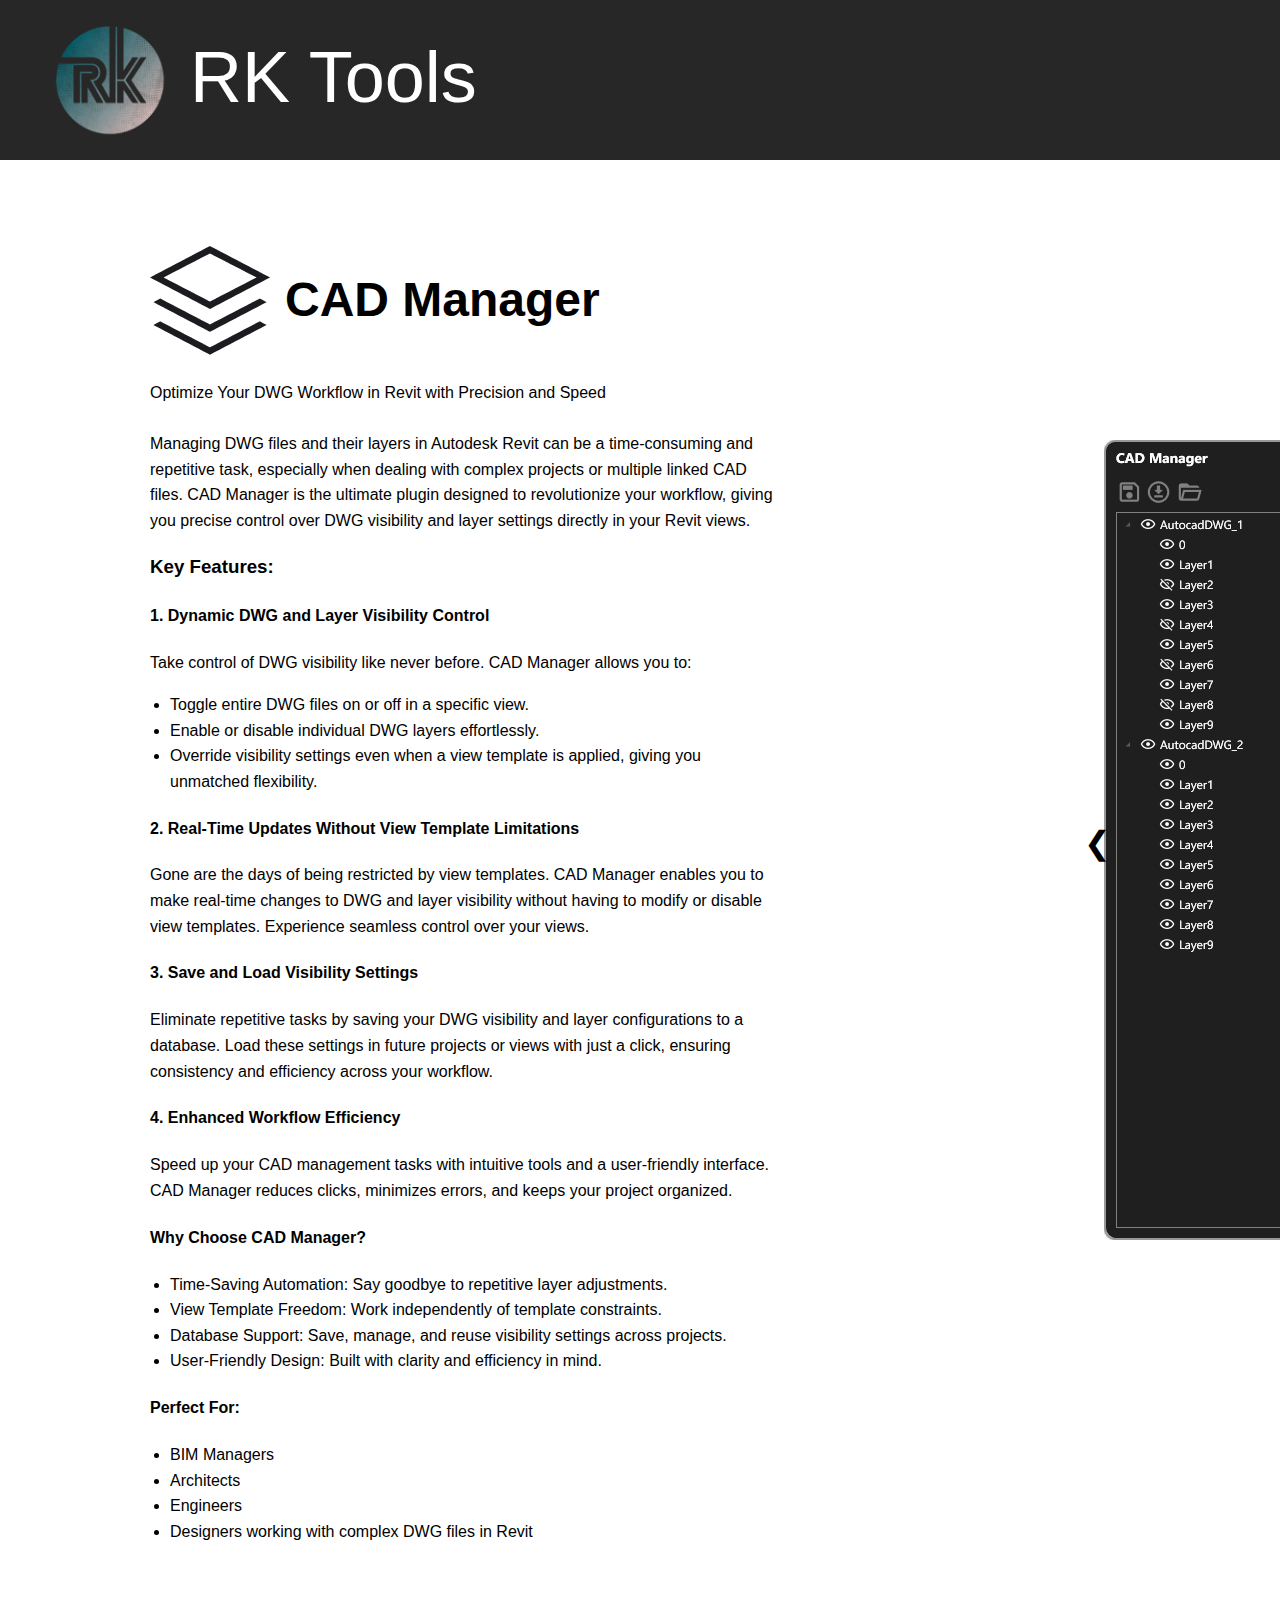
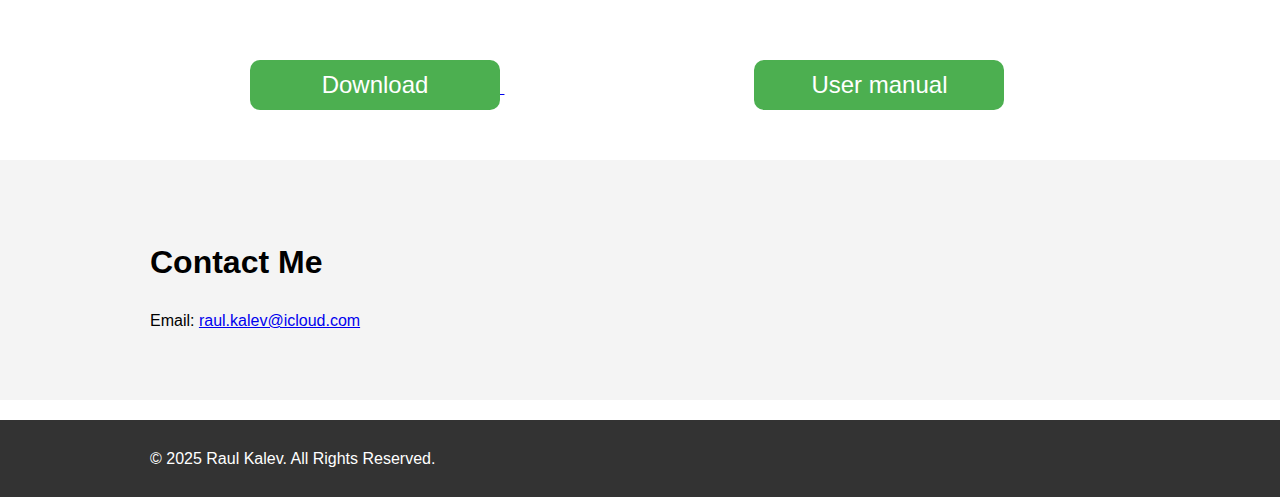
<file: index.html>
<!DOCTYPE html>
<html lang="en">
    <head>
        <meta charset="UTF-8">
        <meta name="viewport" content="width=device-width, initial-scale=1.0">
        <title>RK Tools</title>
        <link rel="stylesheet" href="css/style.css">
    </head>
    <body>
        <!-- Header Section -->
        <header>
            <meta name="description" content="RK Tools: A suite of plugins for optimizing workflows in Revit, including DWG file management and layer visibility control.">
            <div class="header">
                <img src="Resources/LogoRK.png" alt="RK Tools Logo" class="big-icon">
                <h1>RK Tools</h1>
            </div>
        </header>

        <!-- About Section -->
        <section id="CAD Manager">
            <div class="container">
                <div class="content-wrapper">
                    <div class="text-content">
                        <div class="title-with-icon">
                            <img src="Resources/CADManager.png" alt="CAD Icon"
                                class="big-icon">
                            <h2>CAD Manager</h2>
                        </div>

                        <p><b>Optimize Your DWG Workflow in Revit with Precision
                                and
                                Speed</b><br><br>
                            Managing DWG files and their layers in Autodesk
                            Revit
                            can be a time-consuming and repetitive task,
                            especially
                            when dealing with complex projects or multiple
                            linked
                            CAD files. CAD Manager is the ultimate plugin
                            designed
                            to revolutionize your workflow, giving you precise
                            control over DWG visibility and layer settings
                            directly
                            in your Revit views.<br>
                            <h3>Key Features:</h3>
                            <h4>1. Dynamic DWG and Layer Visibility Control</h4>
                            Take control of DWG visibility like never before.
                            CAD
                            Manager allows you to:<br>
                            <ul>
                                <li>
                                    Toggle entire DWG files on or off in a specific
                                    view.
                                </li>
                                <li>
                                    Enable or disable individual DWG layers
                                    effortlessly.
                                </li>
                                <li>
                                    Override visibility settings even when a view
                                    template
                                    is applied, giving you unmatched flexibility.
                                </li>
                            </ul>
                            <h4>2. Real-Time Updates Without View Template
                                Limitations</h4>
                            Gone are the days of being restricted by view
                            templates.
                            CAD Manager enables you to make real-time changes to
                            DWG
                            and layer visibility without having to modify or
                            disable
                            view templates. Experience seamless control over
                            your
                            views.<br>
                            <h4>3. Save and Load Visibility Settings</h4>
                            Eliminate repetitive tasks by saving your DWG
                            visibility
                            and layer configurations to a database. Load these
                            settings in future projects or views with just a
                            click,
                            ensuring consistency and efficiency across your
                            workflow.<br>
                            <h4>4. Enhanced Workflow Efficiency</h4>
                            Speed up your CAD management tasks with intuitive
                            tools
                            and a user-friendly interface. CAD Manager reduces
                            clicks, minimizes errors, and keeps your project
                            organized.<br>
                            <h4>Why Choose CAD Manager?</h4>
                            <ul>
                                <li><b>Time-Saving Automation:</b> Say goodbye
                                    to
                                    repetitive layer adjustments.</li>
                                <li><b>View Template Freedom:</b> Work
                                    independently
                                    of template constraints.</li>
                                <li><b>Database Support:</b> Save, manage, and
                                    reuse
                                    visibility settings across projects.</li>
                                <li><b>User-Friendly Design:</b> Built with
                                    clarity
                                    and efficiency in mind.</li>
                            </ul>
                            <h4>Perfect For:</h4>
                            <ul>
                                <li>BIM Managers</li>
                                <li>Architects</li>
                                <li>Engineers</li>
                                <li>Designers working with complex DWG files in
                                    Revit</li>
                            </ul>
                        </div>
                        
                        <!-- Image Gallery -->
                        <div class="gallery-container">
                            <input type="radio" name="gallery" id="img1"
                                checked>
                            <input type="radio" name="gallery" id="img2">

                            <div class="gallery">
                                <div class="gallery-image">
                                    <img src="Resources/Image 1.png"
                                        alt="Image 1">
                                </div>
                                <div class="gallery-image">
                                    <img src="Resources/Image 2.png"
                                        alt="Image 2">
                                </div>
                            </div>

                            <div class="arrows">
                                <label for="img2"
                                    class="arrow left-arrow">&#10094;</label>
                                <label for="img1"
                                    class="arrow right-arrow">&#10095;</label>
                            </div>
                            <!-- Gallery Image with download button -->


                        </div>
                    </div>
                </div>
                <div class="butttons1">
                    <a href="https://raw.githubusercontent.com/RaulKalev/RK-Tools/main/CAD_Manager_1.1.0.zip" 
                    download="CAD_Manager_1.1.0.zip" title="Download CAD Manager Plugin">
                    <button class="button download1">Download</button>
                 </a>               
                 <button class="button manual1">User manual</button>              
                </div>
            </section>

        </section>
        <!-- Contact Section -->
        <section id="contact">
            <div class="container">
                <h2>Contact Me</h2>
                <p>Email: <a
                        href="mailto:raul.kalev@icloud.com">raul.kalev@icloud.com</a></p>
            </div>
        </section>

        <!-- Footer -->
        <footer>
            <div class="container">
                <p>&copy; 2025 Raul Kalev. All Rights Reserved.</p>
            </div>
        </footer>
    </body>
</html>
</file>
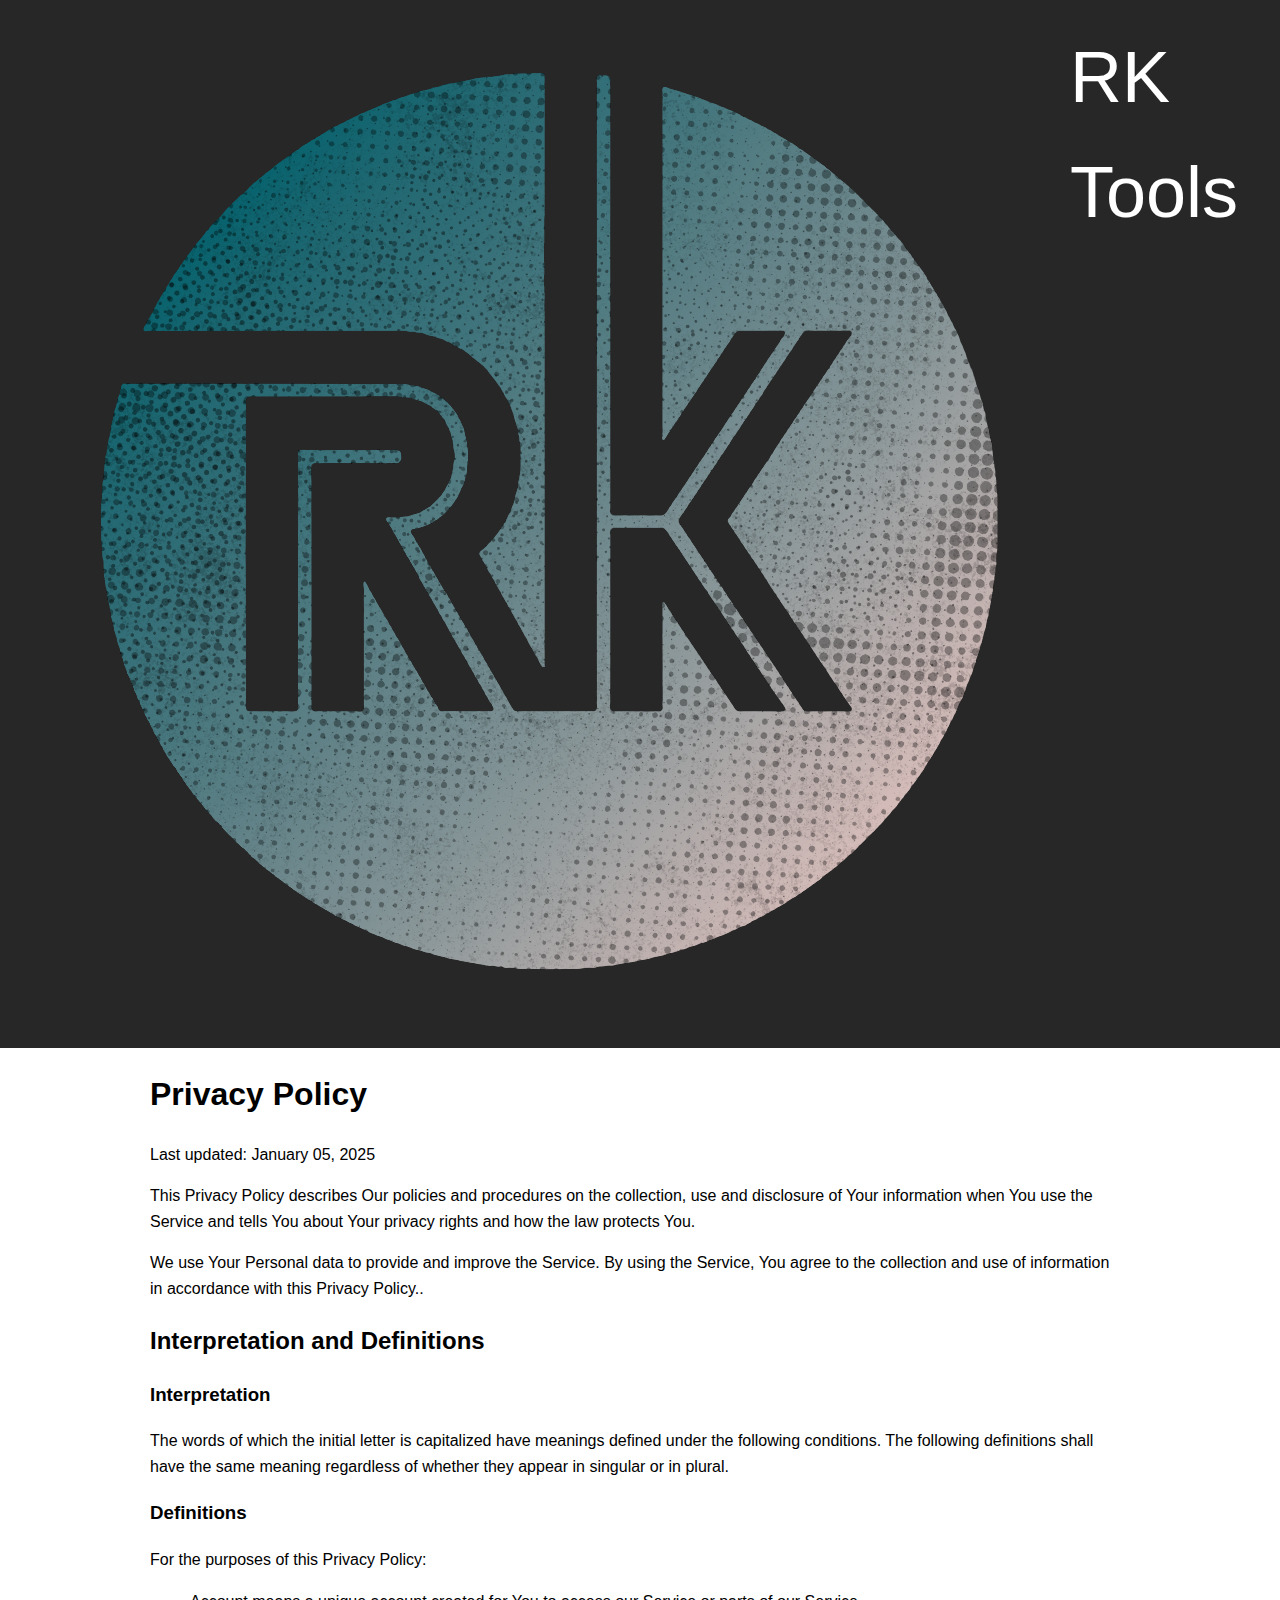
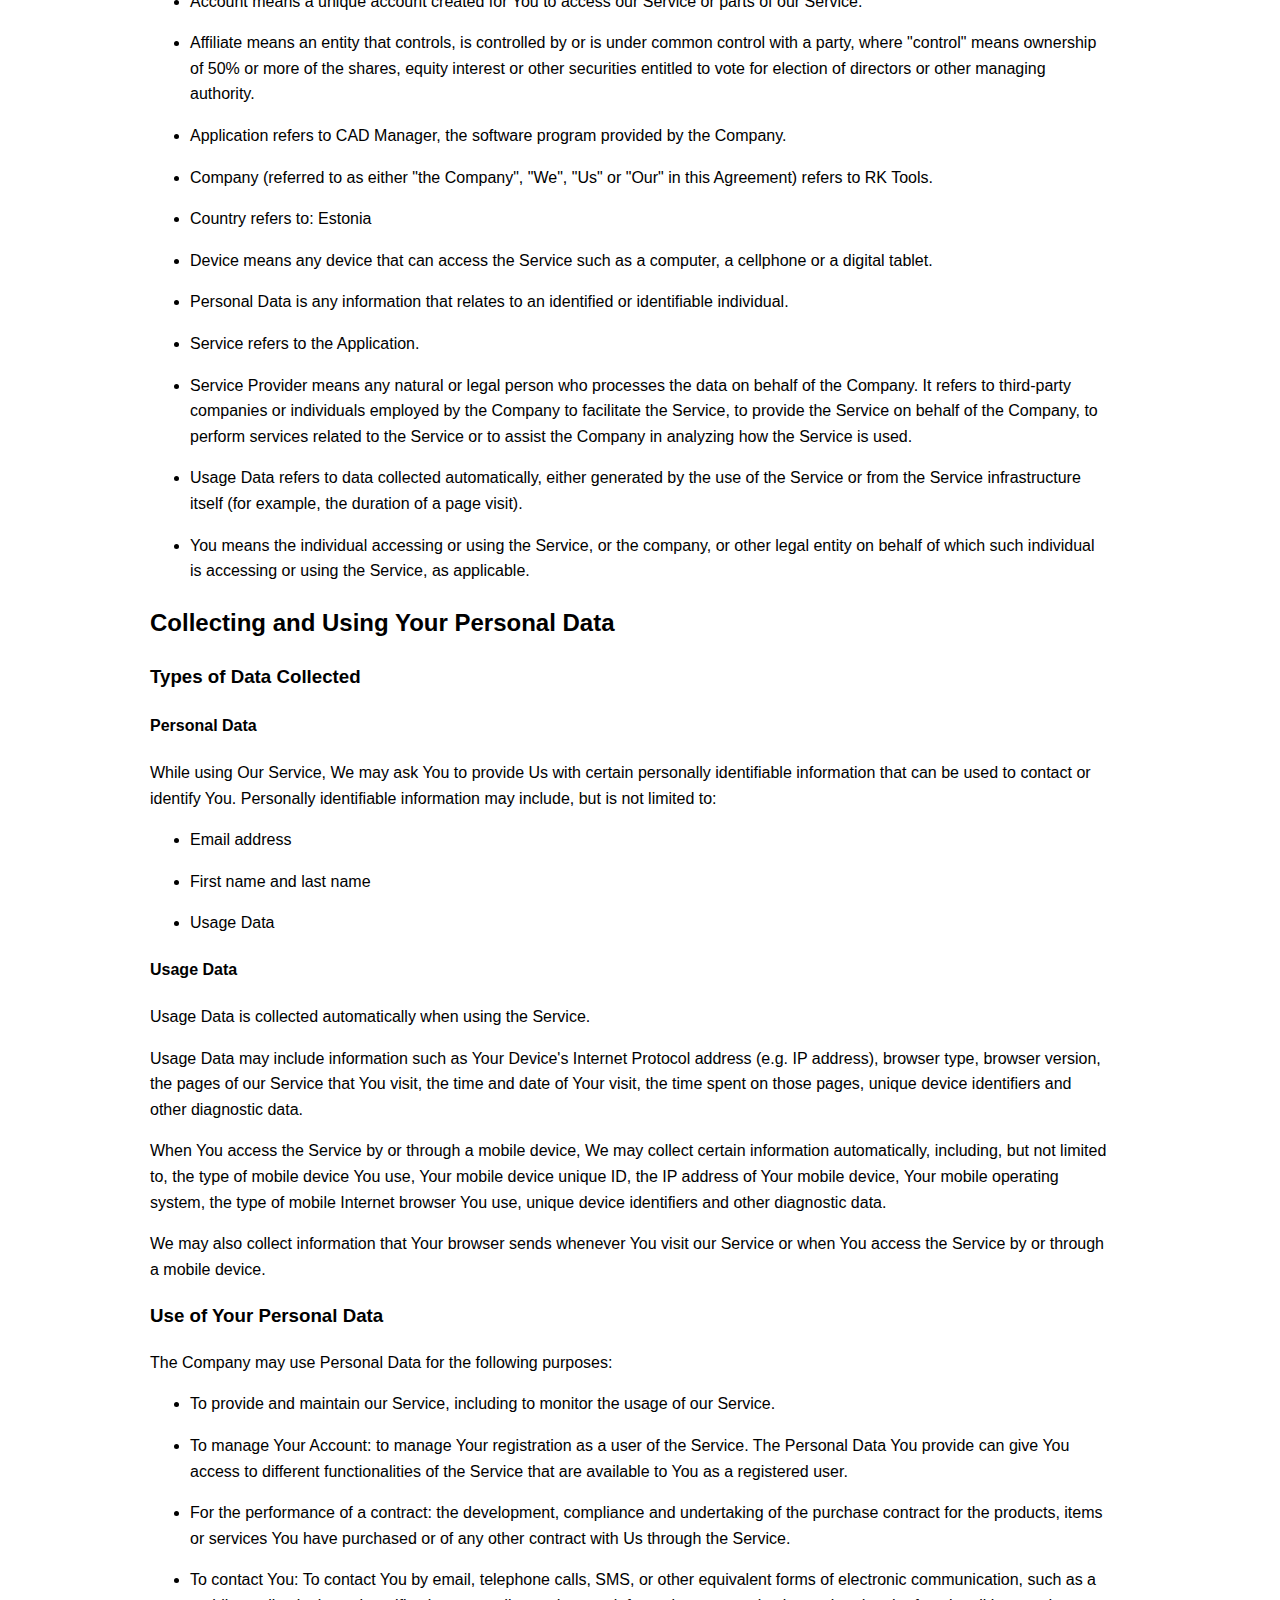
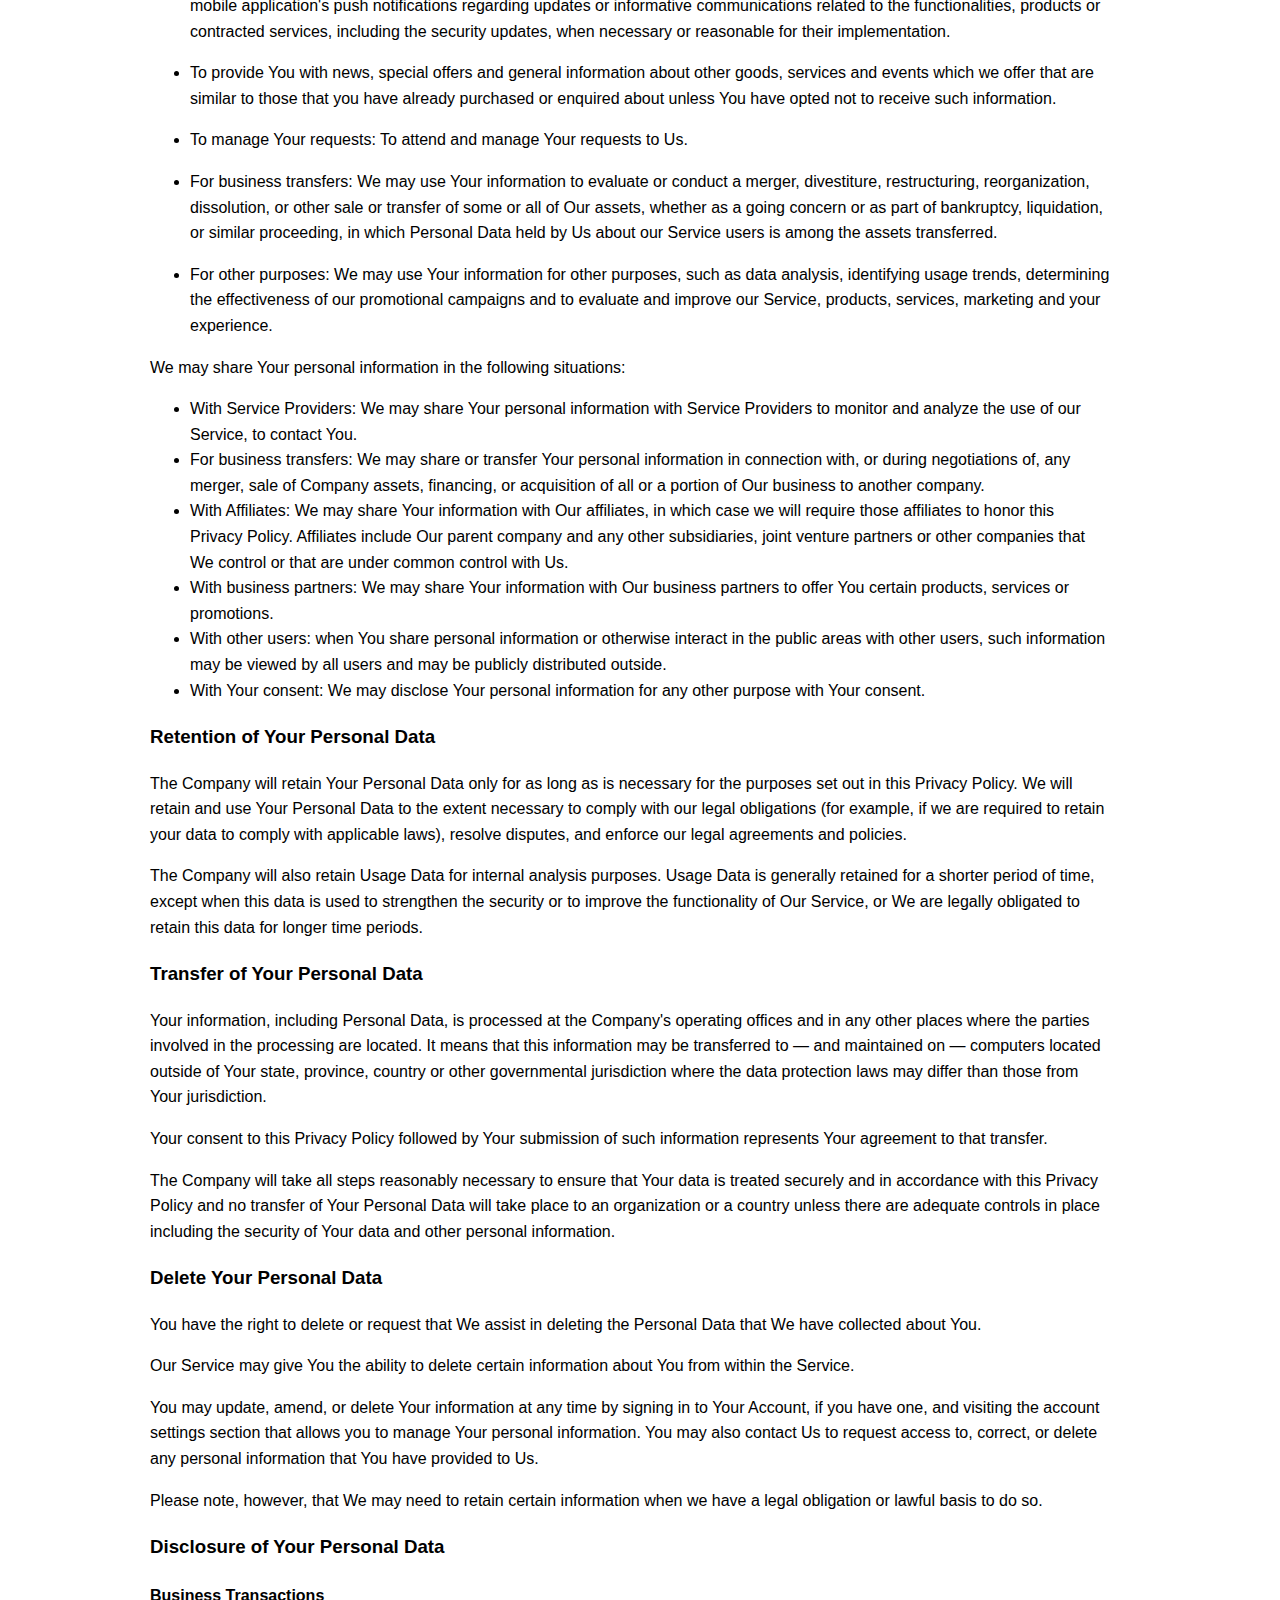
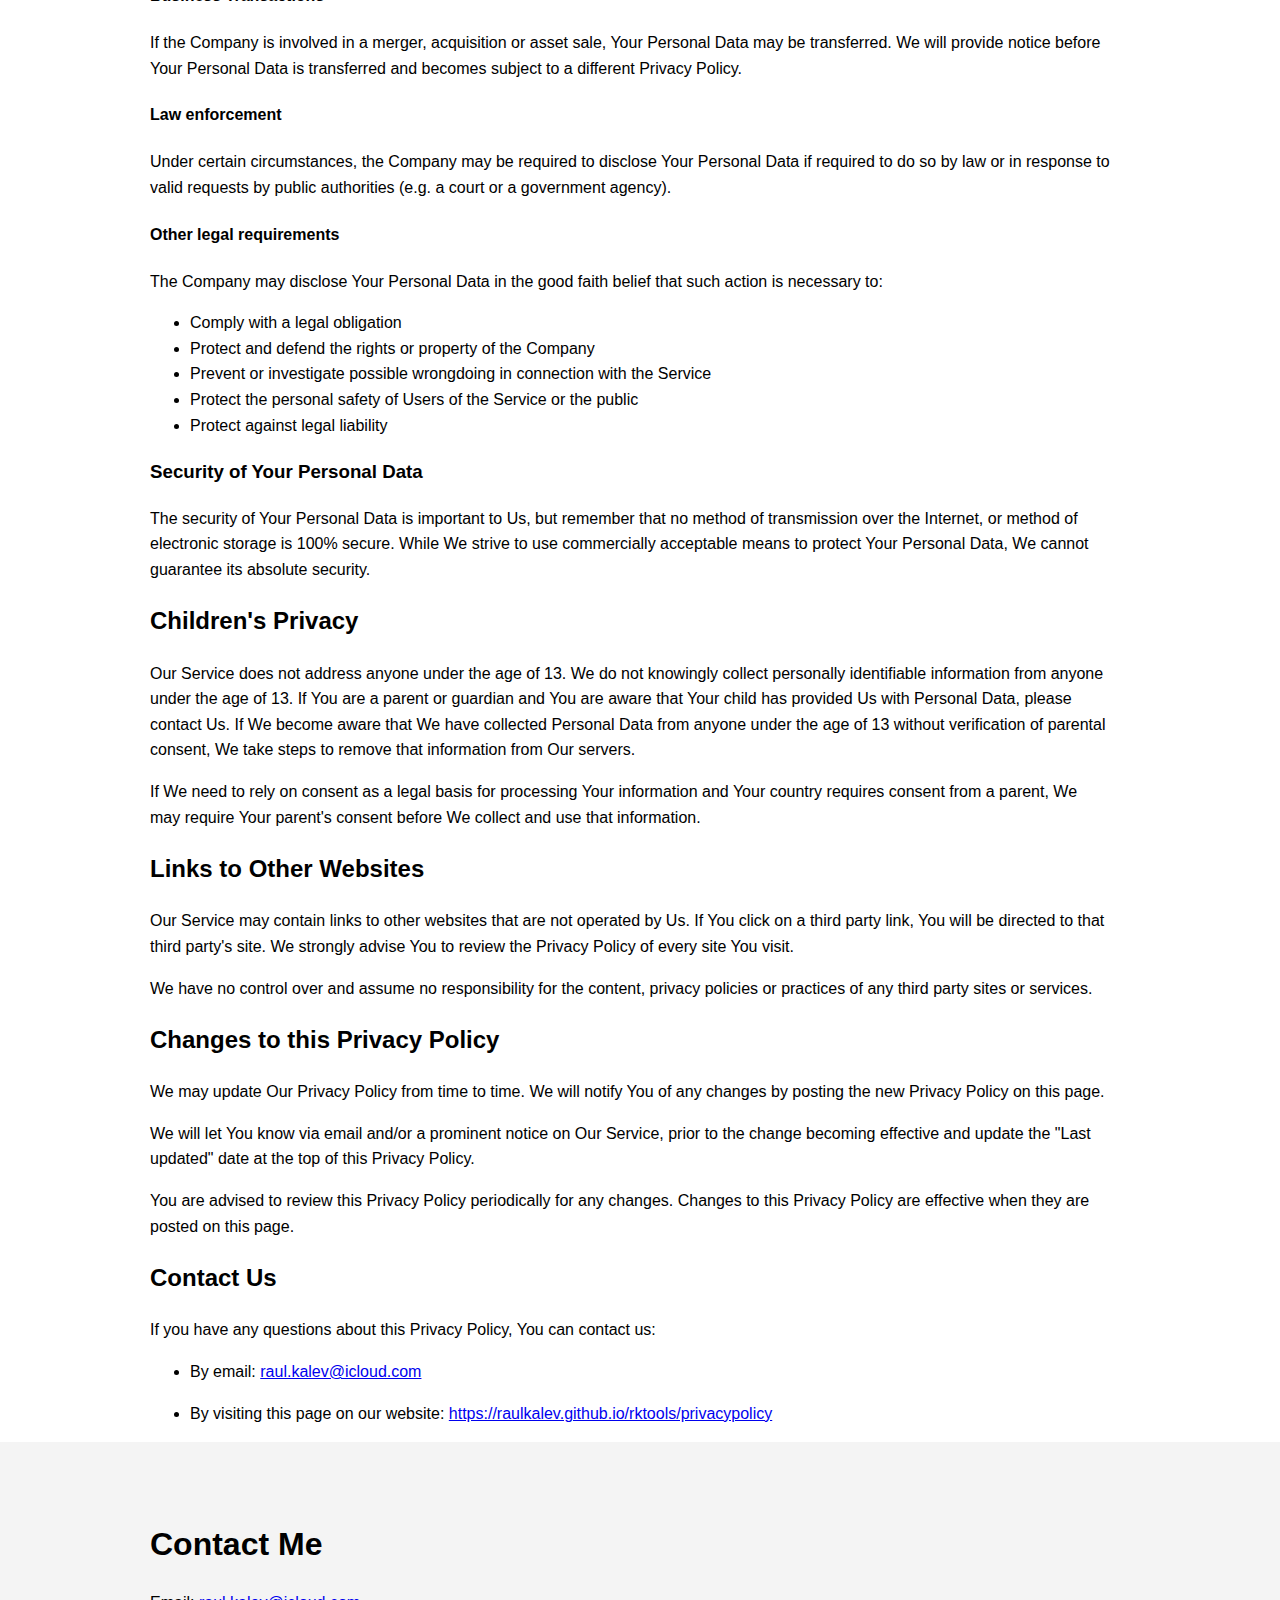
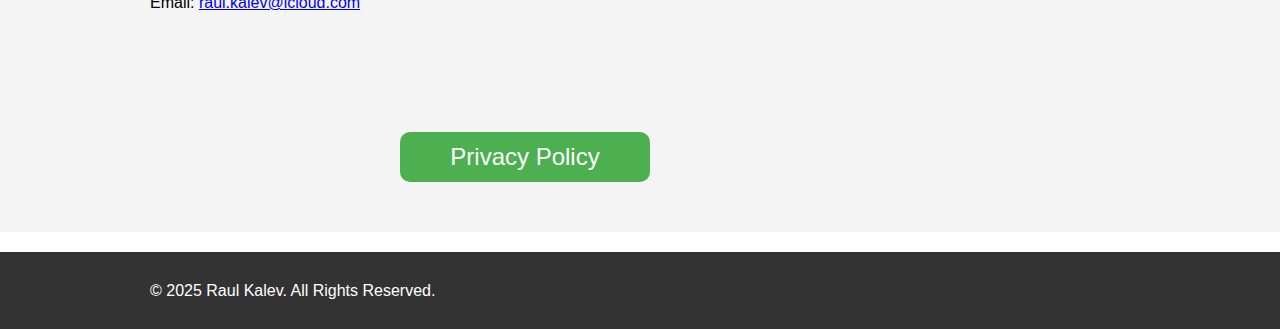
<file: privacypolicy.html>
<!DOCTYPE html>
<html lang="en">
    <head>
        <meta charset="UTF-8">
        <meta name="viewport" content="width=device-width, initial-scale=1.0">
        <meta name="description"
            content="RK Tools: A suite of plugins for optimizing workflows in Revit, including DWG file management and layer visibility control.">
        <title>RK Tools</title>
        <link rel="stylesheet" href="css/style.css">
        <link rel="icon" type="image/png" href="Resources/LogoRK.png">
        <!-- Optional Apple Touch Icon for mobile devices -->
        <link rel="apple-touch-icon" sizes="180x180" href="Resources/LogoRK.png">
    </head>
    
    <body>
        <!-- Header Section -->
        <header>
            <div class="header">
                <a href="https://raulkalev.github.io/rktools">
                    <img src="Resources/LogoRK.png" alt="RK Tools Logo"
                        class="header-icon">
                </a>
                <h1>RK Tools</h1>
            </div>
        </header>
        <div class="container">

            
            <div class="tab-content translations-content-item en visible" id="en">
                <h1>Privacy Policy</h1>
<p>Last updated: January 05, 2025</p>
<p>This Privacy Policy describes Our policies and procedures on the collection, use and disclosure of Your information when You use the Service and tells You about Your privacy rights and how the law protects You.</p>
<p>We use Your Personal data to provide and improve the Service. By using the Service, You agree to the collection and use of information in accordance with this Privacy Policy.</a>.</p>
<h2>Interpretation and Definitions</h2>
<h3>Interpretation</h3>
<p>The words of which the initial letter is capitalized have meanings defined under the following conditions. The following definitions shall have the same meaning regardless of whether they appear in singular or in plural.</p>
<h3>Definitions</h3>
<p>For the purposes of this Privacy Policy:</p>
<ul>
<li>
<p><strong>Account</strong> means a unique account created for You to access our Service or parts of our Service.</p>
</li>
<li>
<p><strong>Affiliate</strong> means an entity that controls, is controlled by or is under common control with a party, where &quot;control&quot; means ownership of 50% or more of the shares, equity interest or other securities entitled to vote for election of directors or other managing authority.</p>
</li>
<li>
<p><strong>Application</strong> refers to CAD Manager, the software program provided by the Company.</p>
</li>
<li>
<p><strong>Company</strong> (referred to as either &quot;the Company&quot;, &quot;We&quot;, &quot;Us&quot; or &quot;Our&quot; in this Agreement) refers to RK Tools.</p>
</li>
<li>
<p><strong>Country</strong> refers to:  Estonia</p>
</li>
<li>
<p><strong>Device</strong> means any device that can access the Service such as a computer, a cellphone or a digital tablet.</p>
</li>
<li>
<p><strong>Personal Data</strong> is any information that relates to an identified or identifiable individual.</p>
</li>
<li>
<p><strong>Service</strong> refers to the Application.</p>
</li>
<li>
<p><strong>Service Provider</strong> means any natural or legal person who processes the data on behalf of the Company. It refers to third-party companies or individuals employed by the Company to facilitate the Service, to provide the Service on behalf of the Company, to perform services related to the Service or to assist the Company in analyzing how the Service is used.</p>
</li>
<li>
<p><strong>Usage Data</strong> refers to data collected automatically, either generated by the use of the Service or from the Service infrastructure itself (for example, the duration of a page visit).</p>
</li>
<li>
<p><strong>You</strong> means the individual accessing or using the Service, or the company, or other legal entity on behalf of which such individual is accessing or using the Service, as applicable.</p>
</li>
</ul>
<h2>Collecting and Using Your Personal Data</h2>
<h3>Types of Data Collected</h3>
<h4>Personal Data</h4>
<p>While using Our Service, We may ask You to provide Us with certain personally identifiable information that can be used to contact or identify You. Personally identifiable information may include, but is not limited to:</p>
<ul>
<li>
<p>Email address</p>
</li>
<li>
<p>First name and last name</p>
</li>
<li>
<p>Usage Data</p>
</li>
</ul>
<h4>Usage Data</h4>
<p>Usage Data is collected automatically when using the Service.</p>
<p>Usage Data may include information such as Your Device's Internet Protocol address (e.g. IP address), browser type, browser version, the pages of our Service that You visit, the time and date of Your visit, the time spent on those pages, unique device identifiers and other diagnostic data.</p>
<p>When You access the Service by or through a mobile device, We may collect certain information automatically, including, but not limited to, the type of mobile device You use, Your mobile device unique ID, the IP address of Your mobile device, Your mobile operating system, the type of mobile Internet browser You use, unique device identifiers and other diagnostic data.</p>
<p>We may also collect information that Your browser sends whenever You visit our Service or when You access the Service by or through a mobile device.</p>
<h3>Use of Your Personal Data</h3>
<p>The Company may use Personal Data for the following purposes:</p>
<ul>
<li>
<p><strong>To provide and maintain our Service</strong>, including to monitor the usage of our Service.</p>
</li>
<li>
<p><strong>To manage Your Account:</strong> to manage Your registration as a user of the Service. The Personal Data You provide can give You access to different functionalities of the Service that are available to You as a registered user.</p>
</li>
<li>
<p><strong>For the performance of a contract:</strong> the development, compliance and undertaking of the purchase contract for the products, items or services You have purchased or of any other contract with Us through the Service.</p>
</li>
<li>
<p><strong>To contact You:</strong> To contact You by email, telephone calls, SMS, or other equivalent forms of electronic communication, such as a mobile application's push notifications regarding updates or informative communications related to the functionalities, products or contracted services, including the security updates, when necessary or reasonable for their implementation.</p>
</li>
<li>
<p><strong>To provide You</strong> with news, special offers and general information about other goods, services and events which we offer that are similar to those that you have already purchased or enquired about unless You have opted not to receive such information.</p>
</li>
<li>
<p><strong>To manage Your requests:</strong> To attend and manage Your requests to Us.</p>
</li>
<li>
<p><strong>For business transfers:</strong> We may use Your information to evaluate or conduct a merger, divestiture, restructuring, reorganization, dissolution, or other sale or transfer of some or all of Our assets, whether as a going concern or as part of bankruptcy, liquidation, or similar proceeding, in which Personal Data held by Us about our Service users is among the assets transferred.</p>
</li>
<li>
<p><strong>For other purposes</strong>: We may use Your information for other purposes, such as data analysis, identifying usage trends, determining the effectiveness of our promotional campaigns and to evaluate and improve our Service, products, services, marketing and your experience.</p>
</li>
</ul>
<p>We may share Your personal information in the following situations:</p>
<ul>
<li><strong>With Service Providers:</strong> We may share Your personal information with Service Providers to monitor and analyze the use of our Service,  to contact You.</li>
<li><strong>For business transfers:</strong> We may share or transfer Your personal information in connection with, or during negotiations of, any merger, sale of Company assets, financing, or acquisition of all or a portion of Our business to another company.</li>
<li><strong>With Affiliates:</strong> We may share Your information with Our affiliates, in which case we will require those affiliates to honor this Privacy Policy. Affiliates include Our parent company and any other subsidiaries, joint venture partners or other companies that We control or that are under common control with Us.</li>
<li><strong>With business partners:</strong> We may share Your information with Our business partners to offer You certain products, services or promotions.</li>
<li><strong>With other users:</strong> when You share personal information or otherwise interact in the public areas with other users, such information may be viewed by all users and may be publicly distributed outside.</li>
<li><strong>With Your consent</strong>: We may disclose Your personal information for any other purpose with Your consent.</li>
</ul>
<h3>Retention of Your Personal Data</h3>
<p>The Company will retain Your Personal Data only for as long as is necessary for the purposes set out in this Privacy Policy. We will retain and use Your Personal Data to the extent necessary to comply with our legal obligations (for example, if we are required to retain your data to comply with applicable laws), resolve disputes, and enforce our legal agreements and policies.</p>
<p>The Company will also retain Usage Data for internal analysis purposes. Usage Data is generally retained for a shorter period of time, except when this data is used to strengthen the security or to improve the functionality of Our Service, or We are legally obligated to retain this data for longer time periods.</p>
<h3>Transfer of Your Personal Data</h3>
<p>Your information, including Personal Data, is processed at the Company's operating offices and in any other places where the parties involved in the processing are located. It means that this information may be transferred to — and maintained on — computers located outside of Your state, province, country or other governmental jurisdiction where the data protection laws may differ than those from Your jurisdiction.</p>
<p>Your consent to this Privacy Policy followed by Your submission of such information represents Your agreement to that transfer.</p>
<p>The Company will take all steps reasonably necessary to ensure that Your data is treated securely and in accordance with this Privacy Policy and no transfer of Your Personal Data will take place to an organization or a country unless there are adequate controls in place including the security of Your data and other personal information.</p>
<h3>Delete Your Personal Data</h3>
<p>You have the right to delete or request that We assist in deleting the Personal Data that We have collected about You.</p>
<p>Our Service may give You the ability to delete certain information about You from within the Service.</p>
<p>You may update, amend, or delete Your information at any time by signing in to Your Account, if you have one, and visiting the account settings section that allows you to manage Your personal information. You may also contact Us to request access to, correct, or delete any personal information that You have provided to Us.</p>
<p>Please note, however, that We may need to retain certain information when we have a legal obligation or lawful basis to do so.</p>
<h3>Disclosure of Your Personal Data</h3>
<h4>Business Transactions</h4>
<p>If the Company is involved in a merger, acquisition or asset sale, Your Personal Data may be transferred. We will provide notice before Your Personal Data is transferred and becomes subject to a different Privacy Policy.</p>
<h4>Law enforcement</h4>
<p>Under certain circumstances, the Company may be required to disclose Your Personal Data if required to do so by law or in response to valid requests by public authorities (e.g. a court or a government agency).</p>
<h4>Other legal requirements</h4>
<p>The Company may disclose Your Personal Data in the good faith belief that such action is necessary to:</p>
<ul>
<li>Comply with a legal obligation</li>
<li>Protect and defend the rights or property of the Company</li>
<li>Prevent or investigate possible wrongdoing in connection with the Service</li>
<li>Protect the personal safety of Users of the Service or the public</li>
<li>Protect against legal liability</li>
</ul>
<h3>Security of Your Personal Data</h3>
<p>The security of Your Personal Data is important to Us, but remember that no method of transmission over the Internet, or method of electronic storage is 100% secure. While We strive to use commercially acceptable means to protect Your Personal Data, We cannot guarantee its absolute security.</p>
<h2>Children's Privacy</h2>
<p>Our Service does not address anyone under the age of 13. We do not knowingly collect personally identifiable information from anyone under the age of 13. If You are a parent or guardian and You are aware that Your child has provided Us with Personal Data, please contact Us. If We become aware that We have collected Personal Data from anyone under the age of 13 without verification of parental consent, We take steps to remove that information from Our servers.</p>
<p>If We need to rely on consent as a legal basis for processing Your information and Your country requires consent from a parent, We may require Your parent's consent before We collect and use that information.</p>
<h2>Links to Other Websites</h2>
<p>Our Service may contain links to other websites that are not operated by Us. If You click on a third party link, You will be directed to that third party's site. We strongly advise You to review the Privacy Policy of every site You visit.</p>
<p>We have no control over and assume no responsibility for the content, privacy policies or practices of any third party sites or services.</p>
<h2>Changes to this Privacy Policy</h2>
<p>We may update Our Privacy Policy from time to time. We will notify You of any changes by posting the new Privacy Policy on this page.</p>
<p>We will let You know via email and/or a prominent notice on Our Service, prior to the change becoming effective and update the &quot;Last updated&quot; date at the top of this Privacy Policy.</p>
<p>You are advised to review this Privacy Policy periodically for any changes. Changes to this Privacy Policy are effective when they are posted on this page.</p>
<h2>Contact Us</h2>
<p>If you have any questions about this Privacy Policy, You can contact us:</p>
<ul>
<li>
<p>By email: <a href="mailto:raul.kalev@icloud.com">raul.kalev@icloud.com</a></p>
</li>
<li>
<p>By visiting this page on our website: <a href="https://raulkalev.github.io/rktools/privacypolicy" rel="external nofollow noopener" target="_blank">https://raulkalev.github.io/rktools/privacypolicy</a></p>
</li>
</ul>
            </div>
            

        </div>

                    <!-- Contact Section -->
                    <section id="contact">
                        <div class="container">
                            <h2>Contact Me</h2>
                            <p>Email: <a
                                    href="mailto:raul.kalev@icloud.com">raul.kalev@icloud.com</a></p>
                            <div class="policyButtton">
                                <a
                                    href="https://raulkalev.github.io/rktools/privacypolicy">
                                    <button class="button policy">Privacy
                                        Policy</button>
                                </a>
                            </div>
                        </div>
                    </section>

                    <!-- Footer -->
                    <footer>
                        <div class="container">
                            <p>&copy; 2025 Raul Kalev. All Rights Reserved.</p>
                        </div>
                    </footer>
    </body>
</html>
</file>
<file: css/style.css>
/* General Styles */
body {
    margin: 0;
    font-family: 'Segoe UI', Tahoma, Geneva, Verdana, sans-serif;
    font-weight:lighter;
    line-height: 1.6;
}

.container {
    width: 75%;
    padding-left: 150px;
    padding-top: 0px;
    text-align: left;
    font-family: 'Segoe UI', Tahoma, Geneva, Verdana, sans-serif;
}

/* Header Section */
header {
    background: rgb(39, 39, 39);
    color: #ffffff;
    padding: 20px 0;
    text-align: left;
}

.header {
    display: flex; /* Make header a flex container */
    align-items: left; /* Align items vertically in the center */
    justify-content: left; /* Align the content horizontally in the center */
    gap: 20px; /* Optional: add space between the logo and the text */
    padding-left: 50px;
}

header h1 {
    margin: 0;
    font-size: 4.5em;
    font-weight: lighter;
}

header h2 {
    margin: 0;
    font-size: 1.5em;
    font-family: 'Segoe UI', Tahoma, Geneva, Verdana, sans-serif;
    font-weight: lighter;
}

header p {
    margin: 5px 0 20px;
}

/* Adjusting the logo size for better fit */
.big-icon {
    width: 120px;  /* Adjust logo width */
    height: 120px; /* Adjust logo height */
    display: inline-block;
}


nav ul {
    list-style: none;
    padding: 0;
}

nav ul li {
    display: inline;
    margin: 0 15px;
}

nav ul li a {
    color: #fff;
    text-decoration: none;
    font-weight: bold;
}

/* Section Styling */
section {
    padding: 50px 0;
}

section h2 {
    font-size: 2em;
    margin-bottom: 20px;
}

#about {
    background: #f4f4f4;
}

#projects .project-grid {
    display: flex;
    gap: 20px;
    justify-content: center;
    flex-wrap: wrap;
}

.project {
    background: #fff;
    border: 1px solid #ddd;
    padding: 15px;
    width: 30%;
    box-shadow: 0 2px 5px rgba(0, 0, 0, 0.1);
}

#contact {
    background: #f4f4f4;
}

/* Footer */
footer {
    background: #333;
    color: #fff;
    text-align: center;
    padding: 10px 0;
    margin-top: 20px;
}
.nav-icon {
    width: 32px;
    height: 32px;
    margin-right: 8px;
    vertical-align: middle;
}

.title-with-icon {
    display: flex;
    align-items:baseline;    
    gap: 15px;              
    margin-bottom: 20px;
}

.title-with-icon img.big-icon {
    width: 120px;
    height: 120px;
    display: block;
}

.title-with-icon h2 {
    margin: 0;
    font-size: 48px;
}
/* Content Wrapper for Inline Layout */
/* Content Wrapper for Inline Layout */
.content-wrapper {
    display: flex;
    align-items: flex-start;
    gap: 30px;
    justify-content: space-between;
    margin-top: 30px;
}

/* Text Content */
.text-content {
    flex: 1;
    min-width: 65%;
    max-width: 70%;
}

.text-content h2 {
    font-size: 2em;
    margin-bottom: 15px;
}

.text-content p {
    margin-bottom: 10px;
}

.text-content ul {
    list-style: disc;
    padding-left: 20px;
}

/* Title with Icon */
.title-with-icon {
    display: flex;
    align-items: center;
    gap: 15px;
    margin-bottom: 20px;
}

.title-with-icon img.big-icon {
    width: 120px;
    height: 120px;
    display: block;
}

.title-with-icon h2 {
    margin: 0;
    font-size: 48px;
}

/* Gallery Container */
.gallery-container {
    flex: 1;
    min-width: 46.7%;
    max-width: 100px;
    overflow: hidden;
    position: relative;
    margin-left: 100px;
    margin-top: 200px;
}

/* Hide Radio Buttons */
.gallery-container input {
    display: none;
}

/* Image Slider */
.gallery {
    display: flex;
    width: 100%;
    transition: transform 0.5s ease-in-out;
    margin-left: 200px;

}

.gallery-image {
    width: 100%;
    flex-shrink: 0;
}

/* Slide Control */
#img1:checked ~ .gallery {
    transform: translateX(0%);
}
#img2:checked ~ .gallery {
    transform: translateX(-100%);
}

/* Navigation Arrows */
.arrows label {
    position: absolute;
    top: 50%;
    transform: translateY(-50%);
    font-size: 2em;
    color: rgb(0, 0, 0);
    padding: 5px 10px;
    cursor: pointer;
    z-index: 100;
}

.arrow.left-arrow {
    left: 170px;
}

.arrow.right-arrow {
    left: 543px;
}


/* Responsive Design */
@media (max-width: 768px) {
    .content-wrapper {
        flex-direction: column;
        gap: 20px;
    }

    .gallery-container {
        max-width: 80%;
    }
}

.button {
    width: 250px;
    height: 50px;
    border: #333;
    border-radius: 10px;
    border-width: 4px;
    margin-left: 250px;
    margin-top: 100px;
    font-size: 1.5em;
    font-family: 'Segoe UI', Tahoma, Geneva, Verdana, sans-serif;
    background-color: #4CAF50;  /* Default background color */
    color: white;
    transition: background-color 0.3s ease, transform 0.1s ease; /* Smooth color transition */
}

.button:hover {
    background-color: #287555;  /* Background color on hover */
}

.button:active {
    background-color: #1e6035;  /* Background color when the button is clicked */
    transform: scale(0.98);  /* Optional: adds a slight shrink effect when clicked */
}
</file>
